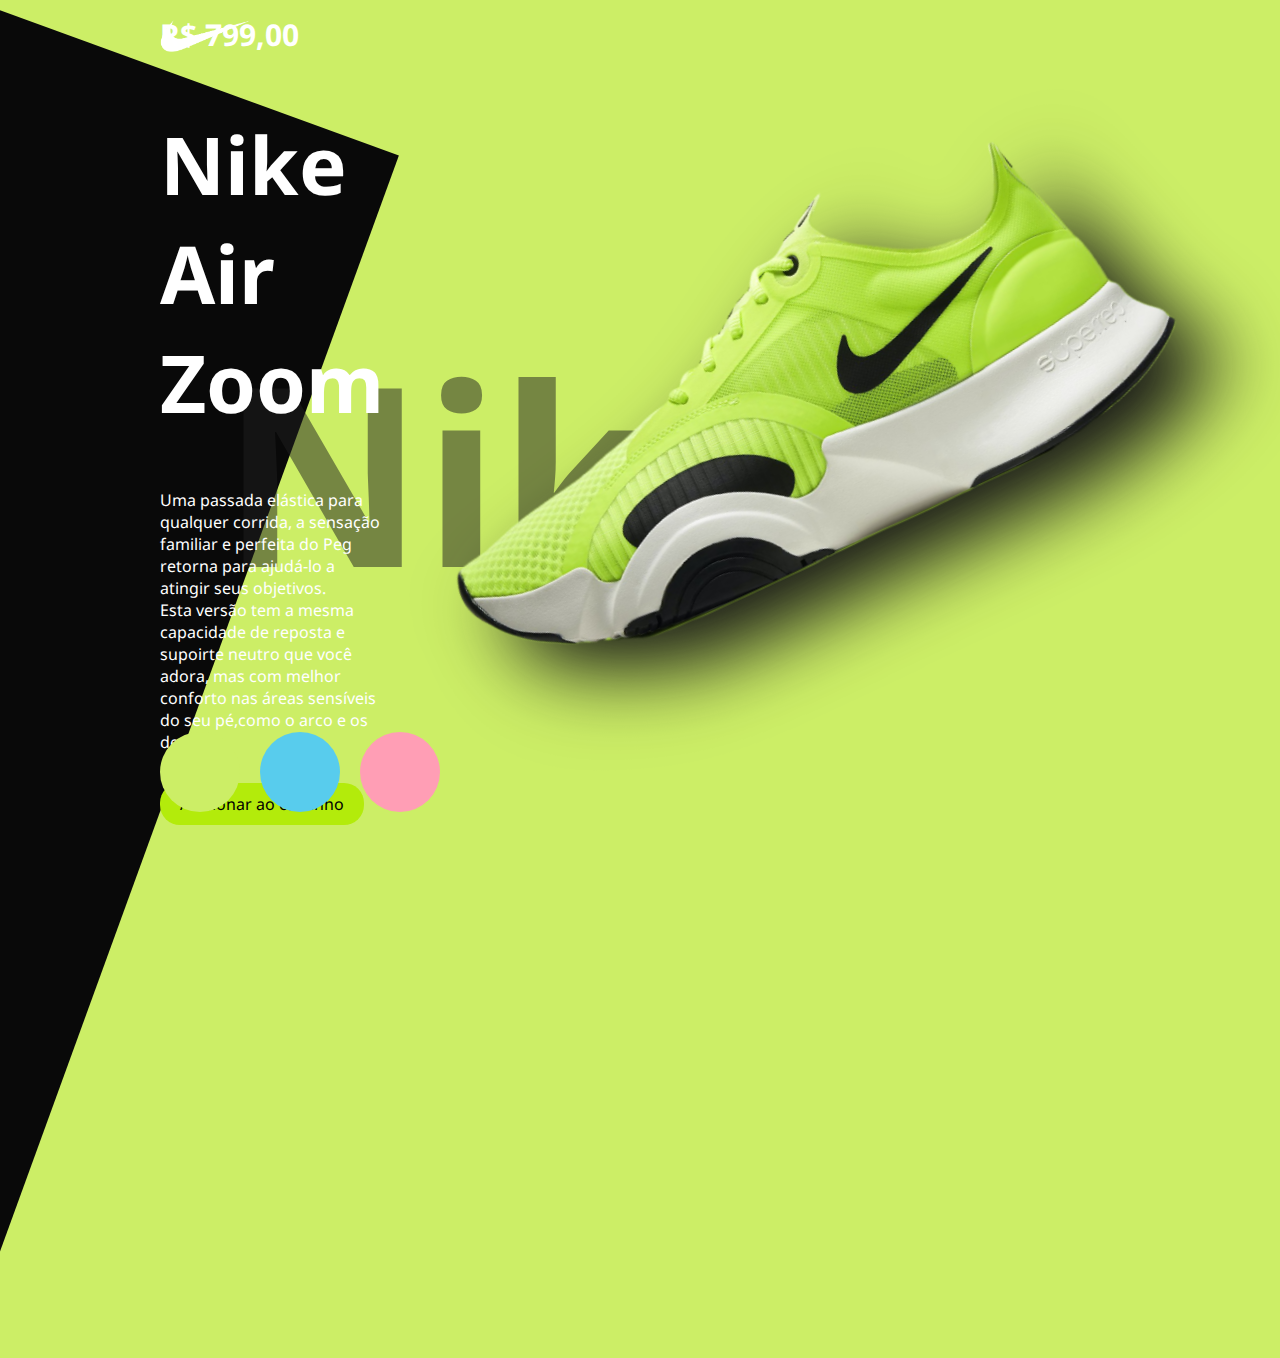
<file: index.html>
<!DOCTYPE html>
<html lang="PT-br">

<head>
    <meta charset="UTF-8">
    <meta name="viewport" content="width=device-width, initial-scale=1.0">
    <link rel="stylesheet" href="/Nike.css/style.css">
    <link rel="preconnect" href="https://fonts.googleapis.com">
    <link rel="preconnect" href="https://fonts.gstatic.com" crossorigin>
    <link
        href="https://fonts.googleapis.com/css2?family=Noto+Sans+Caucasian+Albanian&family=Noto+Sans:ital,wght@0,100..900;1,100..900&display=swap"
        rel="stylesheet">
    <title>Nike DevClub</title>
</head>

<body>
    <img class="logo" src="/Nike/img/logo.png" alt="Nike Logo">

    <div class="box-principal">
        <div class="">
            <h4>R$ 799,00</h4>

            <h1>Nike Air Zoom</h1>

            <p>
                Uma passada elástica para qualquer corrida, a sensação familiar e perfeita do Peg retorna para ajudá-lo
                a
                atingir
                seus objetivos. <br>Esta versão tem a mesma capacidade de reposta e supoirte neutro que você adora, mas
                com
                melhor
                conforto nas áreas sensíveis <br>do seu pé,como o arco e os dedos.
            </p>

            <a class="botao-carrinho">
                Adicionar ao carrinho
            </a>
        </div>

        <div class="box-imagem">
            <img class="imagem-tenis" src="/Nike/img/nike1.png" alt="Nike Air Zoom Verde">
        </div>
    </div>

    <div class="caixa-botoes">

        <div onClick="mudarVisual('#ccee66', '/Nike/img/nike1.png')" class="botoes verde"></div>

        <div onClick="mudarVisual('#58cced', '/Nike/img/nike2.png')" class="botoes azul"></div>

        <div onClick="mudarVisual('#ff9eb5', '/Nike/img/nike3.png')" class="botoes rosa"></div>

    </div>
</body>
<script src="/Nike/script.js"></script>

</html>
</file>
<file: Nike.css/style.css>
body {
    margin: 0;
    padding: 0;
    background: #ccee66;
    color: white;
    padding: 20px 160px;
    height: 100vh;
    overflow: hidden;
    font-family: "Noto Sans", sans-serif;
    z-index: 3;
    position: relative;
}

body::before {
    content: '';
    background: #090909;
    position: absolute;
    top: 0;
    left: -990px;
    transform: rotate(-70deg);
    width: 100%;
    height: 120%;
}

body::after {
    content: 'Nike';
    position: absolute;
    top: 50%;
    left: 40%;
    transform: translate(-50%, -50%);
    color: #202020;
    font-size: 250px;
    font-weight: bold;
    opacity: 0.5;
}

.logo {
    width: 90px;
    z-index: 1;
    position: relative;
}

h4 {
    font-size: 30px;
}

h1 {
    font-size: 80px;
}

p {
    font-size: 16px;
    margin-bottom: 40px;
    align-items: center;
}

.botao-carrinho {
    background: #b3eb0b;
    padding: 10px 20px;
    border-radius: 20px;
    font-size: 16px;
    color: black;
    cursor: pointer;
    transition: 0.5s;
}

.botao-carrinho:hover {
    opacity: 0.7;
}

.imagem-tenis {
    width: 800px;
    transform: rotate(-25deg);
    filter: drop-shadow(30px 45px 40px #161616);
    transition: 1s;
}

.troca-efeito {
    opacity: 0;
    transform: rotate(-25deg) translateY(-30px);
}

.box-principal {
    display: flex;
    justify-content: space-between;
    align-items: center;
    height: 75%;
    z-index: 1;
    position: relative;
}

.box-texto {
    max-width: 500px;
}

.caixa-botoes {
    z-index: 2;
    position: relative;
    display: flex;
    gap: 20px;
}

.botoes {
    width: 80px;
    height: 80px;
    border-radius: 50px;
    cursor: pointer;
}

.verde {
    background-color: #ccee66;
}

.azul {

    background-color: #58cced;
}

.rosa {
    background-color: #ff9eb5;
}

.botoes:active {
    opacity: 0.6;
}

body {
    font-size: 1rem;
}

/* Responsividade */
@media (max-width: 768px) {
    .cabecalho {
        padding: 5%;
        text-align: center;
    }

    .cabecalho_link {
        flex-direction: column;
        gap: 16px;
        align-items: center;
    }

    .apresentacao {
        flex-direction: column;
        padding: 5%;
        align-items: center;
        text-align: center;
    }

    .apresentacao_conteudo {
        width: 100%;
        align-items: center;
    }

    .apresentacao__links__navegacao,
    .contato {
        width: 100%;
    }
}
</file>
